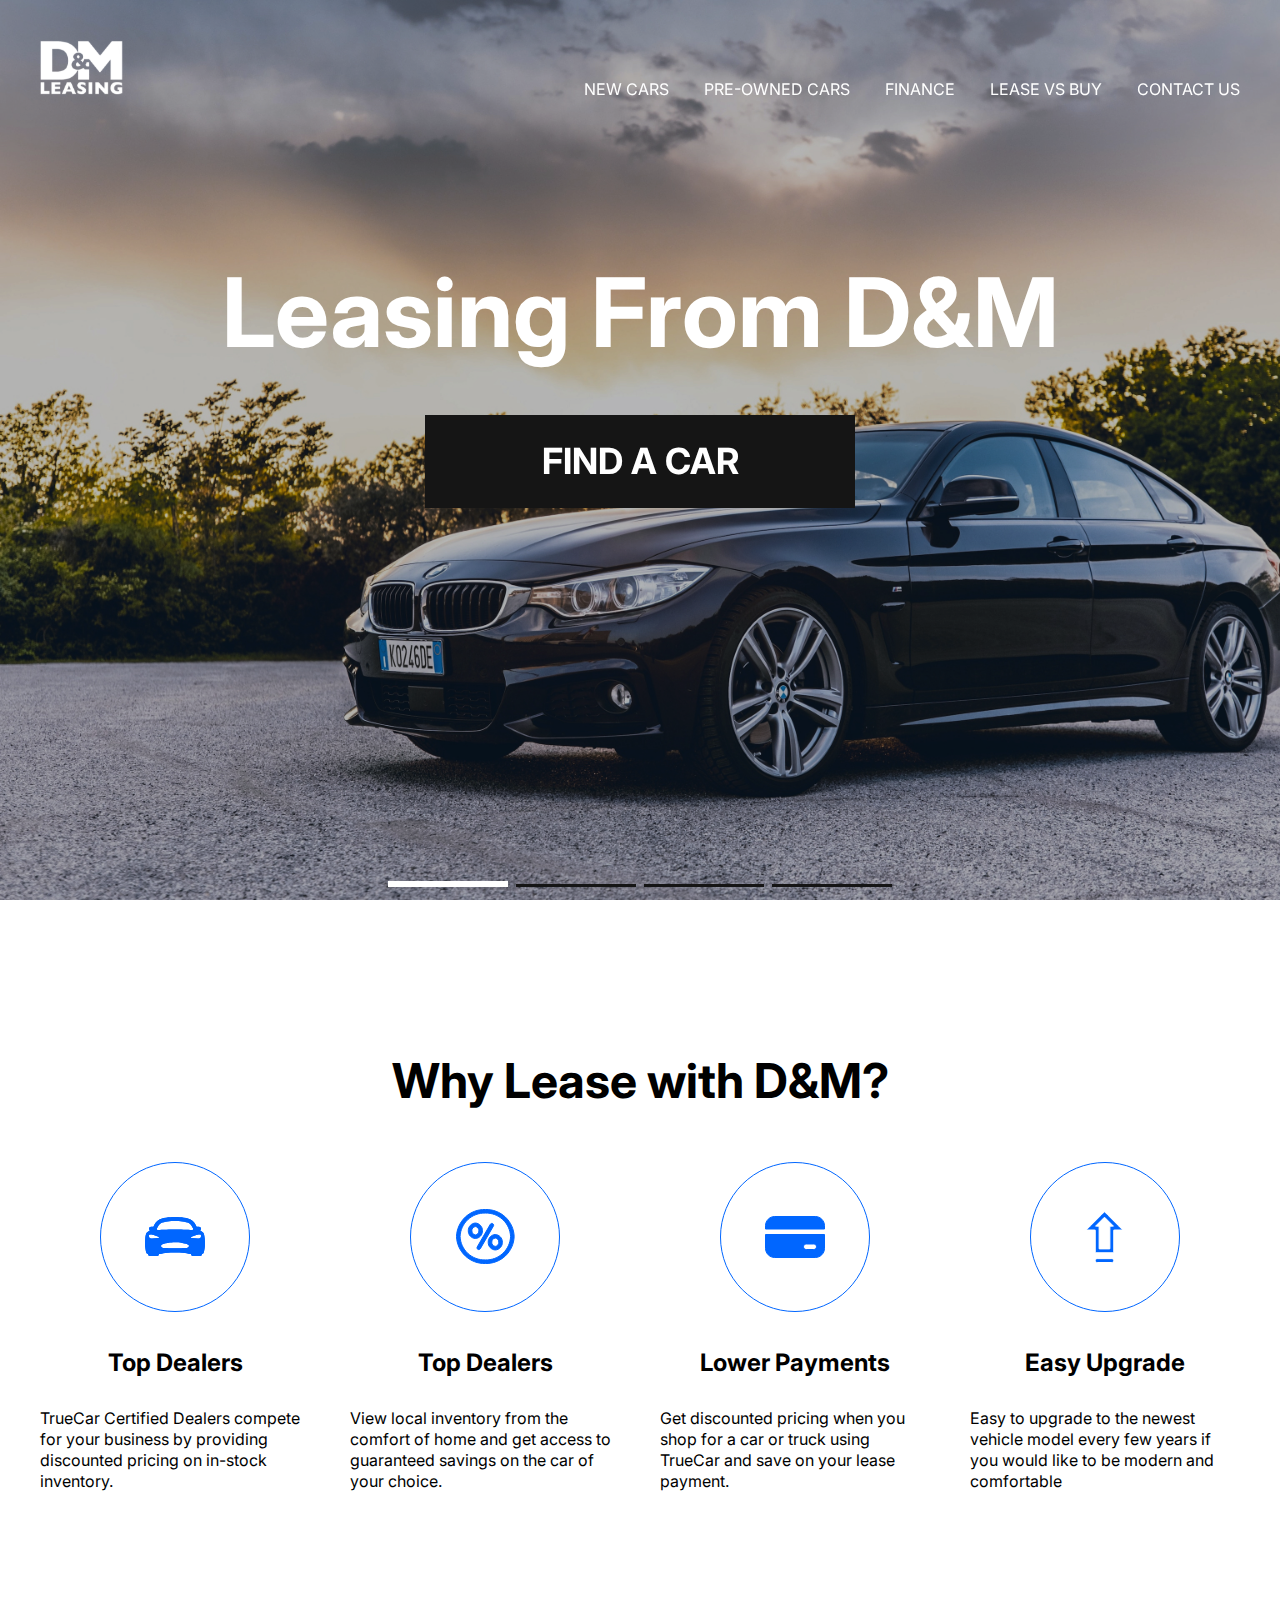
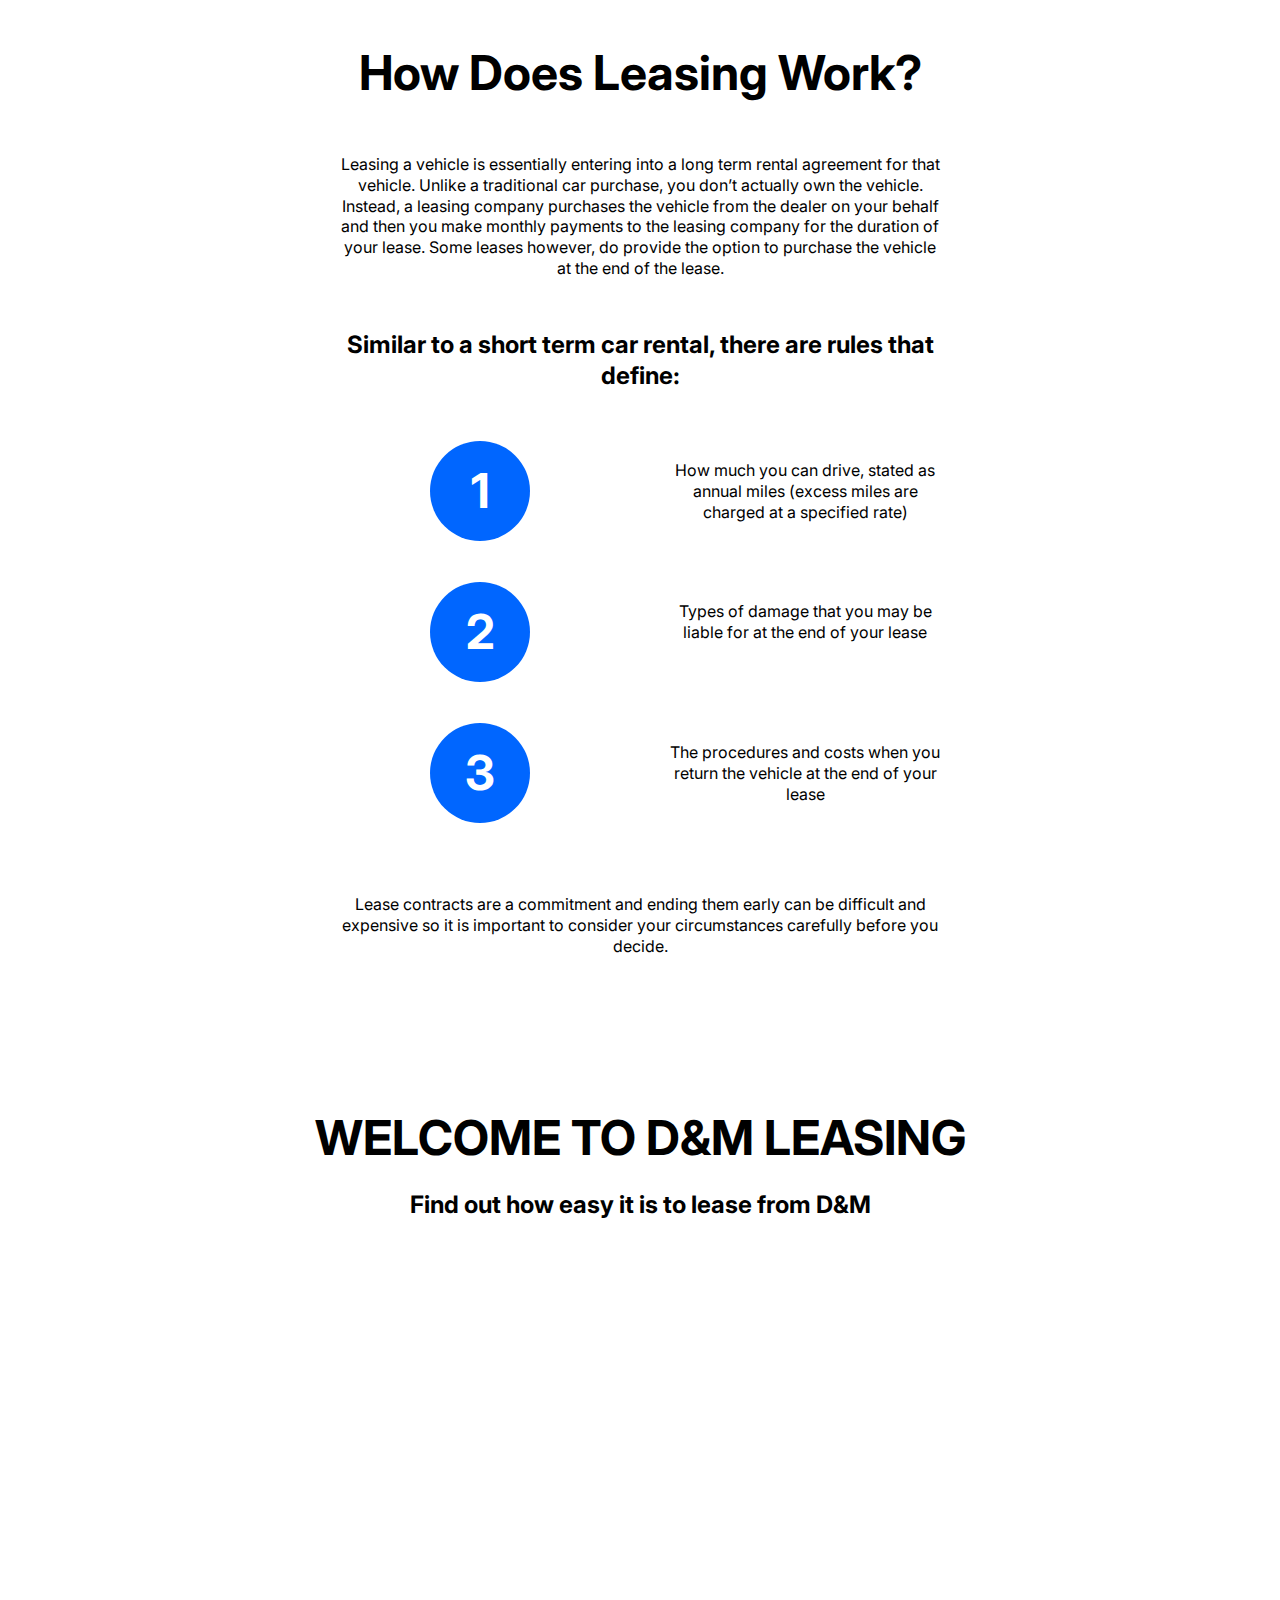
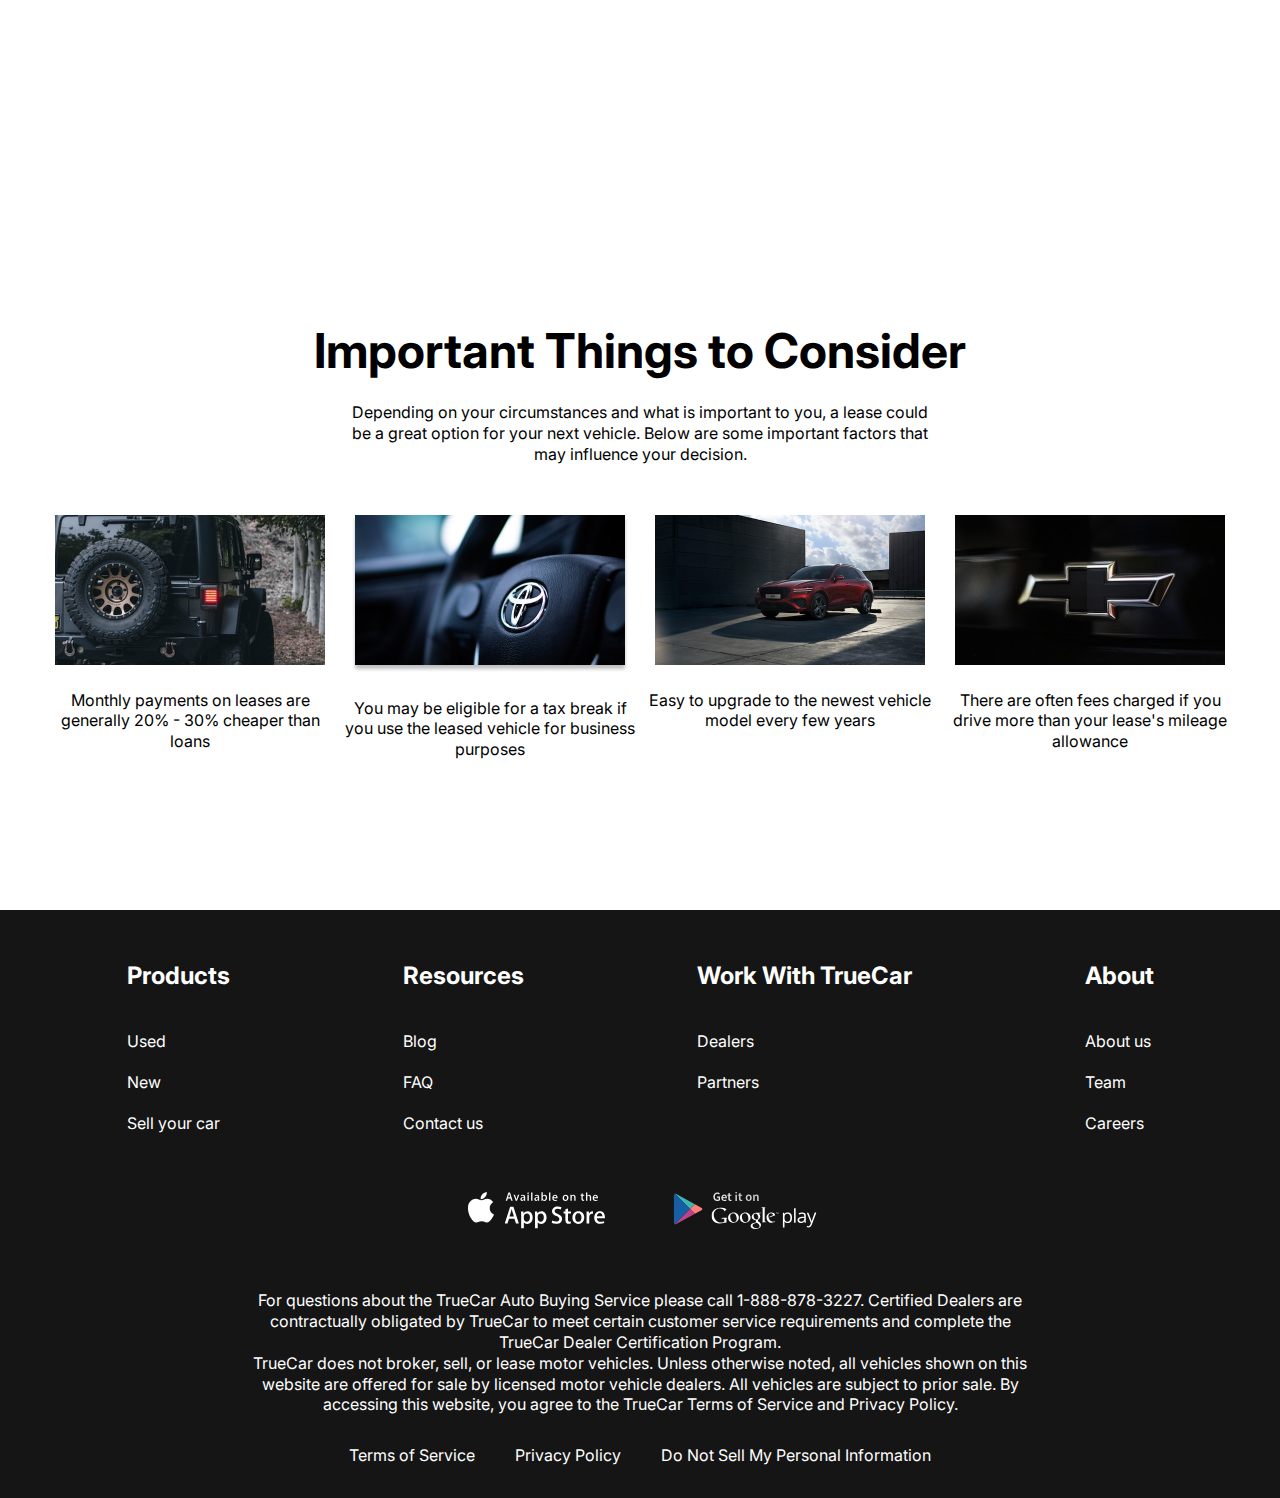
<file: view/index.html>
<!DOCTYPE html>
<html lang="en">

<head>
    <meta charset="UTF-8">
    <meta name="viewport" content="width=device-width, initial-scale=1.0">
    <title>Document</title>
    <link rel="preconnect" href="https://fonts.googleapis.com">
    <link rel="preconnect" href="https://fonts.gstatic.com" crossorigin>
    <link href="https://fonts.googleapis.com/css2?family=Inter:wght@400;700&display=swap" rel="stylesheet">
    <link rel="stylesheet" href="https://cdn.jsdelivr.net/npm/swiper@10/swiper-bundle.min.css" />
    <link rel="stylesheet" href="css\style.css">
</head>

<body>
    <div class="wrapper">
        <header class="header header-main">
            <div class="container">
                <div class="header__inner">
                    <a href="index.html" class="logo">
                        <img src="images\logo.svg" alt="">
                    </a>
                    <nav class="menu">
                        <button class="menu__btn">
                            <span></span>
                            <span></span>
                            <span></span>
                        </button>
                        <ul class="menu__list">
                            <li class="menu__list-item"><a href="new-cars.html" class="menu__list-link">NEW CARS</a></li>
                            <li class="menu__list-item"><a href="#" class="menu__list-link">PRE-OWNED CARS</a></li>
                            <li class="menu__list-item"><a href="#" class="menu__list-link">FINANCE</a></li>
                            <li class="menu__list-item"><a href="#" class="menu__list-link">LEASE VS BUY</a></li>
                            <li class="menu__list-item"><a href="contacts.html" class="menu__list-link">CONTACT US</a></li>
                        </ul>
                    </nav>
                </div>
            </div>
        </header>
        <main class="main">
            <section class="top">
                <div class="container">
                    <h1 class="title">
                        Leasing From D&M
                    </h1>
                    <a href="new-cars.html" class="top__link">FIND A CAR</a>
                </div>
            </section>
            <div class="slider">
                <div class="swiper">
                    <div class="swiper-wrapper">
                        <div class="swiper-slide" style="background-image: url(images/slide-1.jpg);"></div>
                        <div class="swiper-slide" style="background-image: url(images/slide-2.jpg);"></div>
                        <div class="swiper-slide" style="background-image: url(images/slide-1.jpg);"></div>
                        <div class="swiper-slide" style="background-image: url(images/slide-2.jpg);"></div>
                    </div>
                    <div class="swiper-pagination"></div>
                </div>
            </div>
            <section class="why-lease">
                <div class="container">
                    <h2 class="section-title">
                        Why Lease with D&M?
                    </h2>
                    <ul class="why-lease__list">
                        <li class="why-lease__item">
                            <img src="images/why-lease-1.svg" alt="" class="why-lease__item-img">
                            <h3 class="why-lease__item-title">Top Dealers</h3>
                            <p class="why-lease__item-text">TrueCar Certified Dealers compete for your business by
                                providing discounted pricing on in-stock inventory.</p>
                        </li>
                        <li class="why-lease__item">
                            <img src="images/why-lease-2.svg" alt="" class="why-lease__item-img">
                            <h3 class="why-lease__item-title">Top Dealers</h3>
                            <p class="why-lease__item-text">View local inventory from the comfort of home and get access
                                to guaranteed savings on the car of your choice.</p>
                        </li>
                        <li class="why-lease__item">
                            <img src="images/why-lease-3.svg" alt="" class="why-lease__item-img">
                            <h3 class="why-lease__item-title">Lower Payments</h3>
                            <p class="why-lease__item-text">Get discounted pricing when you shop for a car or truck
                                using TrueCar and save on your lease payment.</p>
                        </li>
                        <li class="why-lease__item">
                            <img src="images/why-lease-4.svg" alt="" class="why-lease__item-img">
                            <h3 class="why-lease__item-title">Easy Upgrade</h3>
                            <p class="why-lease__item-text">Easy to upgrade to the newest vehicle model every few years
                                if you would like to be modern and comfortable</p>
                        </li>
                    </ul>
                </div>
            </section>
            <section class="how-does">
                <div class="container">
                    <div class="how-does__inner">
                        <h2 class="section-title">
                            How Does Leasing Work?
                        </h2>
                        <p class="how-does__text">
                            Leasing a vehicle is essentially entering into a long term rental agreement for that
                            vehicle. Unlike a traditional car purchase, you don’t actually own the vehicle. Instead, a
                            leasing company purchases the vehicle from the dealer on your behalf and then you make
                            monthly payments to the leasing company for the duration of your lease. Some leases however,
                            do provide the option to purchase the vehicle at the end of the lease.
                        </p>
                        <h4 class="how__does-title">
                            Similar to a short term car rental, there are rules that define:
                        </h4>
                        <ol class="how__does-list">
                            <li class="how__does-item">
                                How much you can drive, stated as annual miles (excess miles are charged at a specified
                                rate)
                            </li>
                            <li class="how__does-item">
                                Types of damage that you may be liable for at the end of your lease
                            </li>
                            <li class="how__does-item">
                                The procedures and costs when you return the vehicle at the end of your lease
                            </li>
                        </ol>
                        <p class="how-does__text">
                            Lease contracts are a commitment and ending them early can be difficult and expensive so it
                            is important to consider your circumstances carefully before you decide.
                        </p>
                    </div>
                </div>
            </section>
            <section class="video">
                <div class="container">
                    <h2 class="section-title video__title">
                        WELCOME TO D&M LEASING
                    </h2>
                    <p class="video__text">Find out how easy it is to lease from D&M</p>
                    <iframe class="video__content" width="1000" height="500"
                        src="https://www.youtube.com/embed/iPPD-l3YVFo?controls=0" title="YouTube video player"
                        frameborder="0"
                        allow="accelerometer; autoplay; clipboard-write; encrypted-media; gyroscope; picture-in-picture; web-share"
                        allowfullscreen></iframe>
                </div>
            </section>
            <section class="important">
                <div class="container">
                    <h2 class="section-title important__title">
                        Important Things to Consider
                    </h2>
                    <p class="important__text">
                        Depending on your circumstances and what is important to you, a lease could be a great option
                        for your next vehicle. Below are some important factors that may influence your decision.
                    </p>
                    <ul class="important__list">
                        <li class="important__item">
                            <img src="images/imp-1.jpg" alt="" class="important__item-img">
                            <p class="important__item-text">
                                Monthly payments on leases are generally 20% - 30% cheaper than loans
                            </p>
                        </li>
                        <li class="important__item">
                            <img src="images/imp-2.jpg" alt="" class="important__item-img">
                            <p class="important__item-text">
                                You may be eligible for a tax break if you use the leased vehicle for business purposes
                            </p>
                        </li>
                        <li class="important__item">
                            <img src="images/imp-3.jpg" alt="" class="important__item-img">
                            <p class="important__item-text">
                                Easy to upgrade to the newest vehicle model every few years
                            </p>
                        </li>
                        <li class="important__item">
                            <img src="images/imp-4.jpg" alt="" class="important__item-img">
                            <p class="important__item-text">
                                There are often fees charged if you drive more than your lease's mileage allowance
                            </p>
                        </li>
                    </ul>
                </div>
            </section>
        </main>
        <footer class="footer">
            <div class="container">
                <nav class="footer__menu">
                    <ul class="footer_menu-list">
                        <li class="footer__menu-item">
                            <p class="footer_menu-title">Products
                            </p>
                        </li>
                        <li class="footer__menu-item"><a href="#" class="footer_menu-link">Used</a></li>
                        <li class="footer__menu-item"><a href="#" class="footer_menu-link">New</a></li>
                        <li class="footer__menu-item"><a href="#" class="footer_menu-link">Sell your car</a></li>
                    </ul>
                    <ul class="footer_menu-list">
                        <li class="footer__menu-item">
                            <p class="footer_menu-title">Resources
                            </p>
                        </li>
                        <li class="footer__menu-item"><a href="#" class="footer_menu-link">Blog</a></li>
                        <li class="footer__menu-item"><a href="#" class="footer_menu-link">FAQ</a></li>
                        <li class="footer__menu-item"><a href="#" class="footer_menu-link">Contact us</a></li>
                    </ul>
                    <ul class="footer_menu-list">
                        <li class="footer__menu-item">
                            <p class="footer_menu-title">Work With TrueCar
                            </p>
                        </li>
                        <li class="footer__menu-item"><a href="#" class="footer_menu-link">Dealers</a></li>
                        <li class="footer__menu-item"><a href="#" class="footer_menu-link">Partners</a></li>
                    </ul>
                    <ul class="footer_menu-list">
                        <li class="footer__menu-item">
                            <p class="footer_menu-title">About
                            </p>
                        </li>
                        <li class="footer__menu-item"><a href="#" class="footer_menu-link">About us</a></li>
                        <li class="footer__menu-item"><a href="#" class="footer_menu-link">Team</a></li>
                        <li class="footer__menu-item"><a href="#" class="footer_menu-link">Careers</a></li>
                    </ul>
                </nav>
                <ul class="app">
                    <li class="app__item">
                        <a href="#" class="app___item-link">
                            <img class="app__item-img" src="images\appstore.svg" alt="">
                        </a>
                    </li>
                    <li class="app__item">
                        <a href="#" class="app___item-link">
                            <img class="app__item-img" src="images\googleplay.svg" alt="">
                        </a>
                    </li>
                </ul>
                <div class="footer__copy">
                    <p class="footer__copy-text">
                        For questions about the TrueCar Auto Buying Service please call 1-888-878-3227.
                        Certified Dealers are contractually obligated by TrueCar to meet certain customer service
                        requirements and complete the TrueCar Dealer Certification Program.
                    </p>
                    <p class="footer__copy-text">
                        TrueCar does not broker, sell, or lease motor vehicles. Unless otherwise noted, all vehicles
                        shown on this website are offered for sale by licensed motor vehicle dealers. All vehicles are
                        subject to prior sale. By accessing this website, you agree to the TrueCar Terms of Service and
                        Privacy Policy.
                    </p>
                </div>
                <nav class="copy__nav">
                    <ul class="copy__nav-list">
                        <li class="copy__nav-item"><a href="#" class="copy__nav-link">Terms of Service</a></li>
                        <li class="copy__nav-item"><a href="#" class="copy__nav-link">Privacy Policy</a></li>
                        <li class="copy__nav-item"><a href="#" class="copy__nav-link">Do Not Sell My Personal
                                Information</a></li>
                    </ul>
                </nav>
            </div>
        </footer>
    </div>
    <script src="https://cdn.jsdelivr.net/npm/swiper@10/swiper-bundle.min.js"></script>
    <script src="js\main.js"></script>
</body>

</html>
</file>
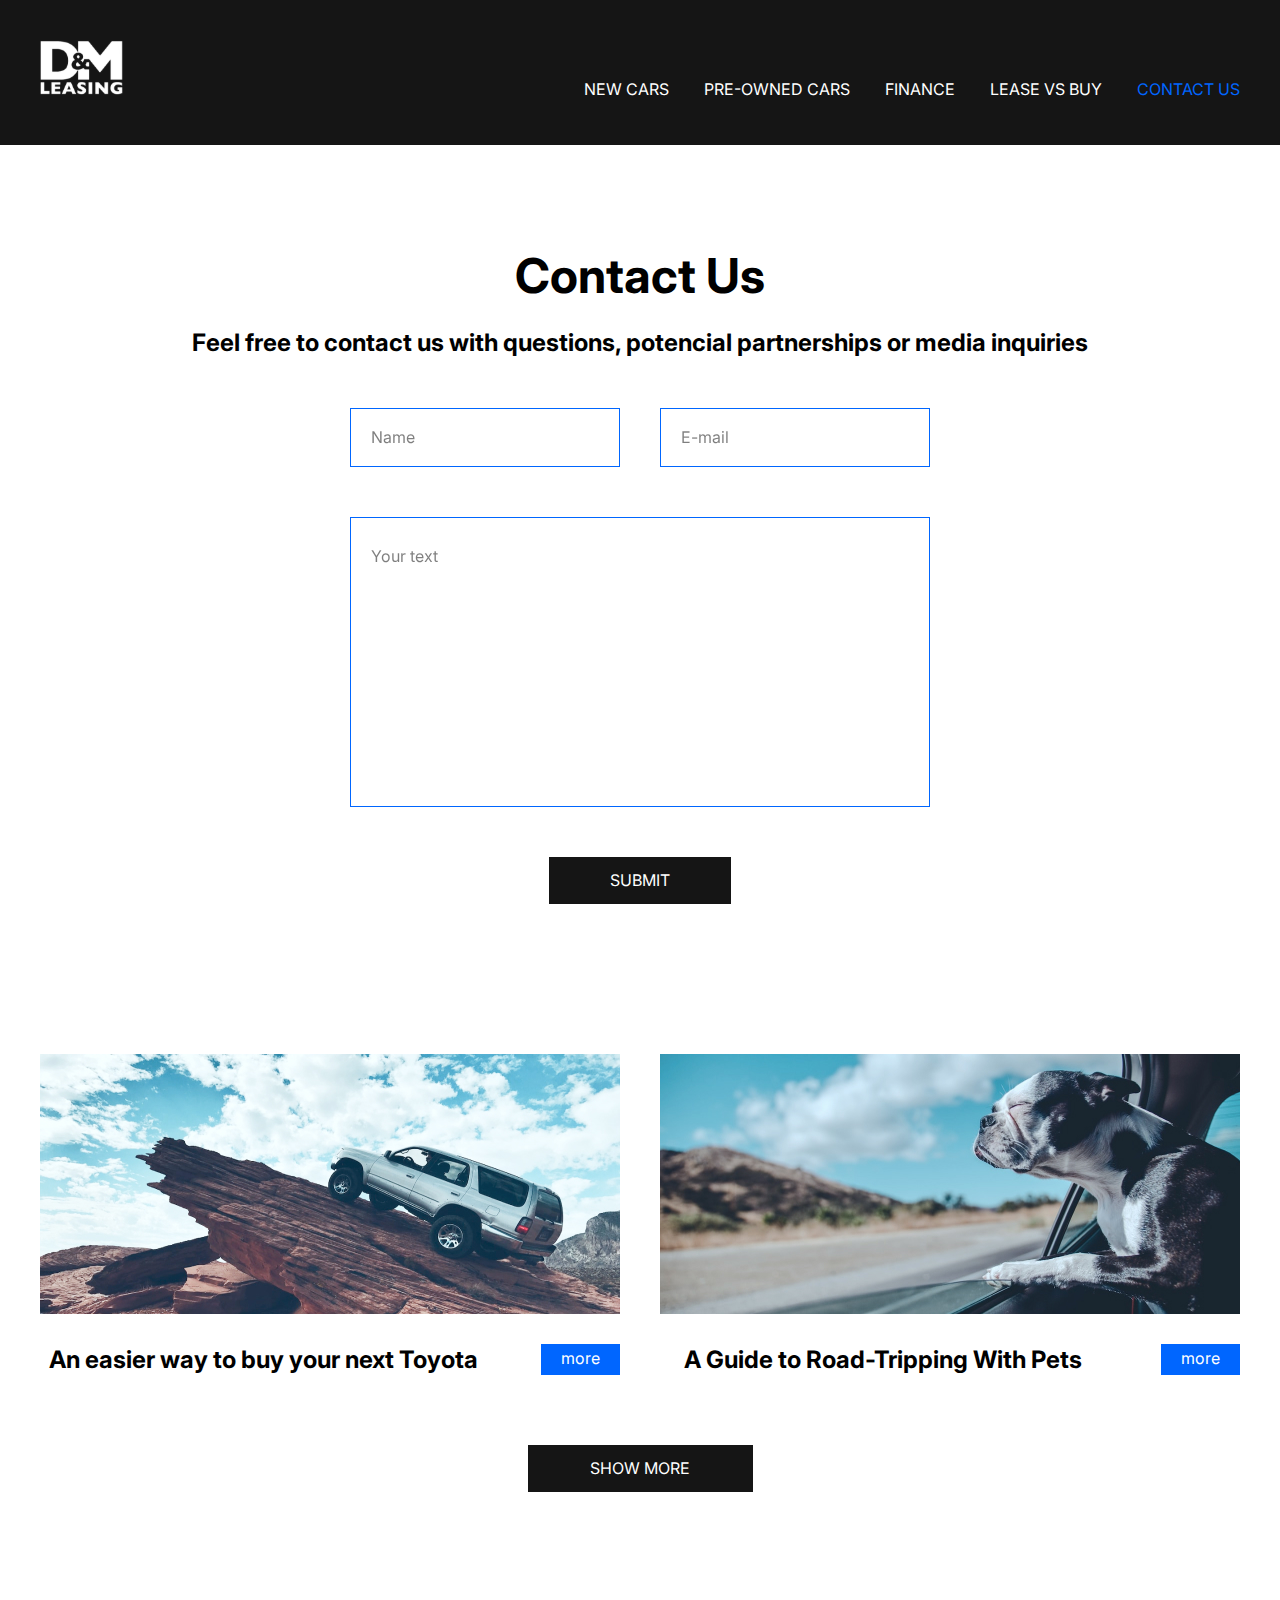
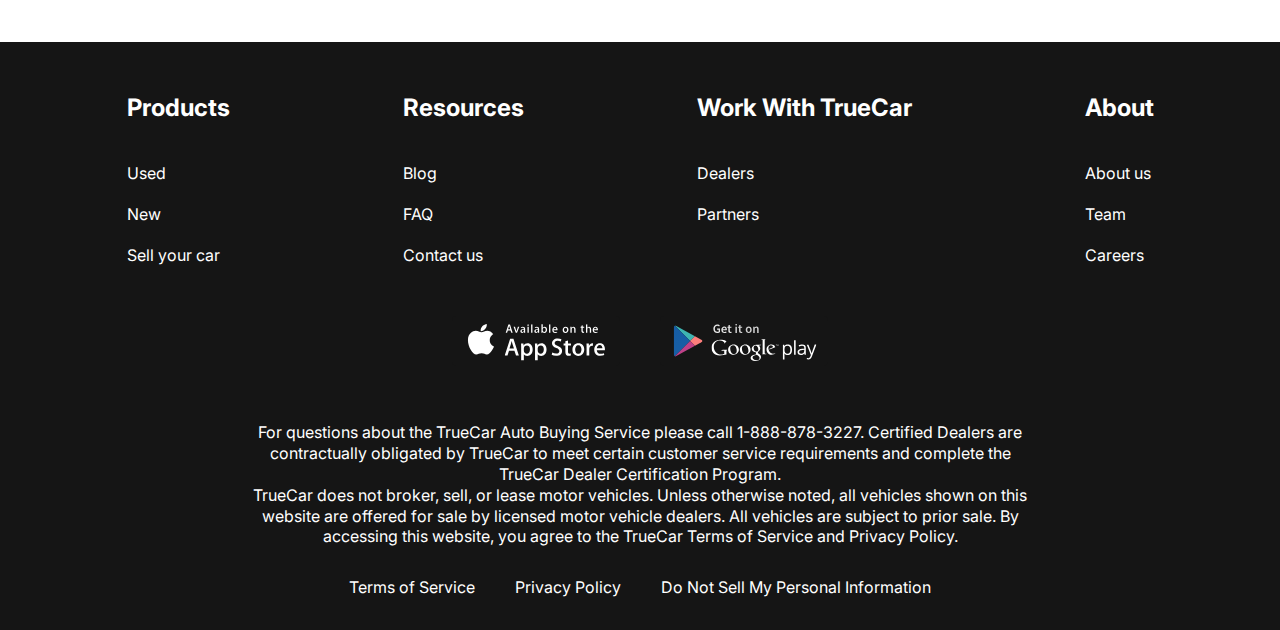
<file: view/contacts.html>
<!DOCTYPE html>
<html lang="en">

<head>
    <meta charset="UTF-8">
    <meta name="viewport" content="width=device-width, initial-scale=1.0">
    <title>Document</title>
    <link rel="preconnect" href="https://fonts.googleapis.com">
    <link rel="preconnect" href="https://fonts.gstatic.com" crossorigin>
    <link href="https://fonts.googleapis.com/css2?family=Inter:wght@400;700&display=swap" rel="stylesheet">
    <link rel="stylesheet" href="css\style.css">
</head>

<body>
    <div class="wrapper">
        <header class="header header">
            <div class="container">
                <div class="header__inner">
                    <a href="index.html" class="logo">
                        <img src="images\logo.svg" alt="">
                    </a>
                    <nav class="menu">
                        <button class="menu__btn">
                            <span></span>
                            <span></span>
                            <span></span>
                        </button>
                        <ul class="menu__list">
                            <li class="menu__list-item"><a href="new-cars.html" class="menu__list-link">NEW CARS</a></li>
                            <li class="menu__list-item"><a href="#" class="menu__list-link">PRE-OWNED CARS</a></li>
                            <li class="menu__list-item"><a href="#" class="menu__list-link">FINANCE</a></li>
                            <li class="menu__list-item"><a href="#" class="menu__list-link">LEASE VS BUY</a></li>
                            <li class="menu__list-item"><a href="#" class="menu__list-link menu__list-link--active">CONTACT US</a></li>
                        </ul>
                    </nav>
                </div>
            </div>
        </header>
        <main class="main">
            <section class="contacts">
                <div class="container">
                    <h2 class="section-title contacts__title">
                        Contact Us
                    </h2>
                    <p class="contacts__text">
                        Feel free to contact us with questions, potencial partnerships or media inquiries
                    </p>
                </div>
                <form action="" class="form">
                    <input type="text" class="form__input" placeholder="Name">
                    <input type="email" class="form__input" placeholder="E-mail">
                    <textarea class="form__textarea" placeholder="Your text"></textarea>
                    <button class="form__btn" type="submit">SUBMIT</button>
                </form>
            </section>
            <section class="blog">
                <div class="container">
                    <div class="blog__items">
                        <div class="blog__item">
                            <img src="images/blog-1.jpg" alt="" class="blog__item-img">
                            <h4 class="blog__item-title">
                                An easier way to buy your next Toyota
                            </h4>
                            <a href="" class="blog__item-link">more</a>
                        </div>
                        <div class="blog__item">
                            <img src="images/blog-2.jpg" alt="" class="blog__item-img">
                            <h4 class="blog__item-title">
                                A Guide to Road-Tripping With Pets
                            </h4>
                            <a href="" class="blog__item-link">more</a>
                        </div>
                    </div>
                    <a href="" class="showmore-link">SHOW MORE</a>
                </div>
            </section>
        </main>
        <footer class="footer">
            <div class="container">
                <nav class="footer__menu">
                    <ul class="footer_menu-list">
                        <li class="footer__menu-item">
                            <p class="footer_menu-title">Products
                            </p>
                        </li>
                        <li class="footer__menu-item"><a href="#" class="footer_menu-link">Used</a></li>
                        <li class="footer__menu-item"><a href="#" class="footer_menu-link">New</a></li>
                        <li class="footer__menu-item"><a href="#" class="footer_menu-link">Sell your car</a></li>
                    </ul>
                    <ul class="footer_menu-list">
                        <li class="footer__menu-item">
                            <p class="footer_menu-title">Resources
                            </p>
                        </li>
                        <li class="footer__menu-item"><a href="#" class="footer_menu-link">Blog</a></li>
                        <li class="footer__menu-item"><a href="#" class="footer_menu-link">FAQ</a></li>
                        <li class="footer__menu-item"><a href="#" class="footer_menu-link">Contact us</a></li>
                    </ul>
                    <ul class="footer_menu-list">
                        <li class="footer__menu-item">
                            <p class="footer_menu-title">Work With TrueCar
                            </p>
                        </li>
                        <li class="footer__menu-item"><a href="#" class="footer_menu-link">Dealers</a></li>
                        <li class="footer__menu-item"><a href="#" class="footer_menu-link">Partners</a></li>
                    </ul>
                    <ul class="footer_menu-list">
                        <li class="footer__menu-item">
                            <p class="footer_menu-title">About
                            </p>
                        </li>
                        <li class="footer__menu-item"><a href="#" class="footer_menu-link">About us</a></li>
                        <li class="footer__menu-item"><a href="#" class="footer_menu-link">Team</a></li>
                        <li class="footer__menu-item"><a href="#" class="footer_menu-link">Careers</a></li>
                    </ul>
                </nav>
                <ul class="app">
                    <li class="app__item">
                        <a href="#" class="app___item-link">
                            <img class="app__item-img" src="images\appstore.svg" alt="">
                        </a>
                    </li>
                    <li class="app__item">
                        <a href="#" class="app___item-link">
                            <img class="app__item-img" src="images\googleplay.svg" alt="">
                        </a>
                    </li>
                </ul>
                <div class="footer__copy">
                    <p class="footer__copy-text">
                        For questions about the TrueCar Auto Buying Service please call 1-888-878-3227.
                        Certified Dealers are contractually obligated by TrueCar to meet certain customer service
                        requirements and complete the TrueCar Dealer Certification Program.
                    </p>
                    <p class="footer__copy-text">
                        TrueCar does not broker, sell, or lease motor vehicles. Unless otherwise noted, all vehicles
                        shown on this website are offered for sale by licensed motor vehicle dealers. All vehicles are
                        subject to prior sale. By accessing this website, you agree to the TrueCar Terms of Service and
                        Privacy Policy.
                    </p>
                </div>
                <nav class="copy__nav">
                    <ul class="copy__nav-list">
                        <li class="copy__nav-item"><a href="#" class="copy__nav-link">Terms of Service</a></li>
                        <li class="copy__nav-item"><a href="#" class="copy__nav-link">Privacy Policy</a></li>
                        <li class="copy__nav-item"><a href="#" class="copy__nav-link">Do Not Sell My Personal
                                Information</a></li>
                    </ul>
                </nav>
            </div>
        </footer>
    </div>
    <script src="js\main.js"></script>
</body>

</html>
</file>
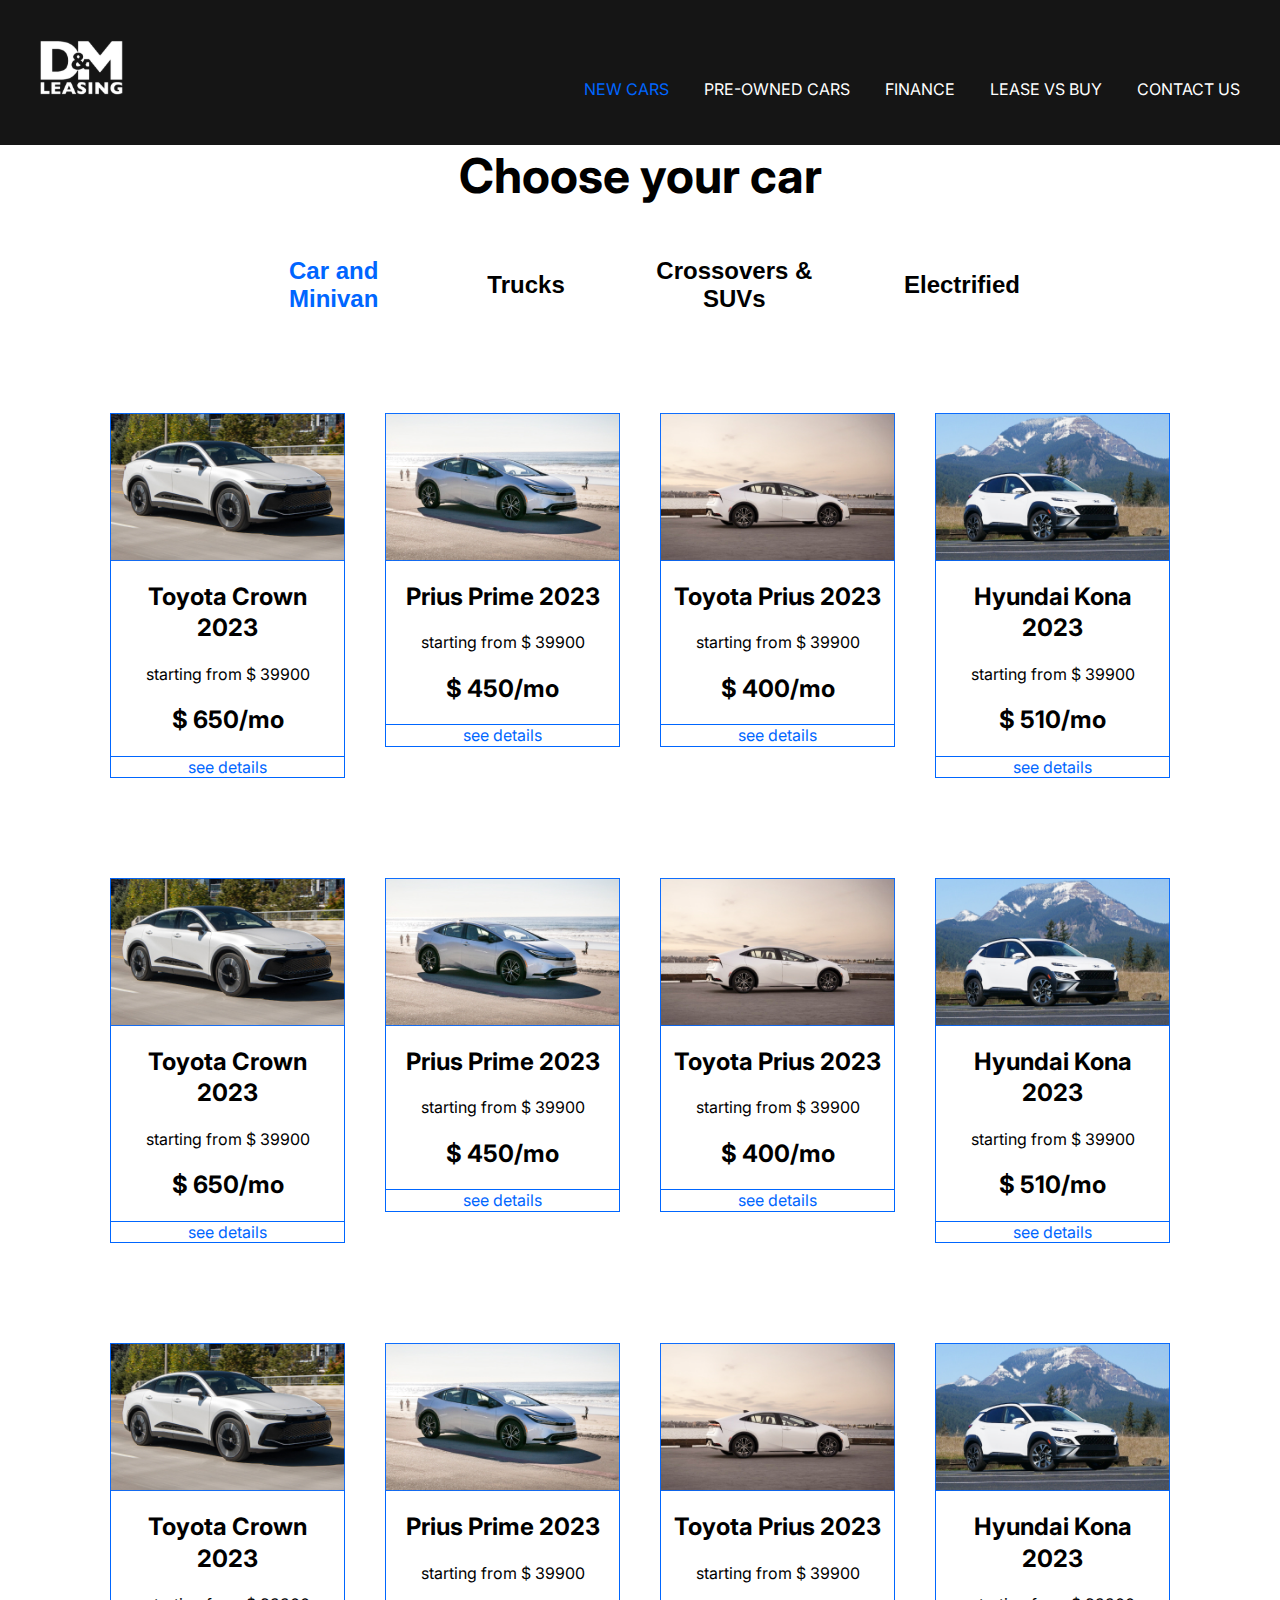
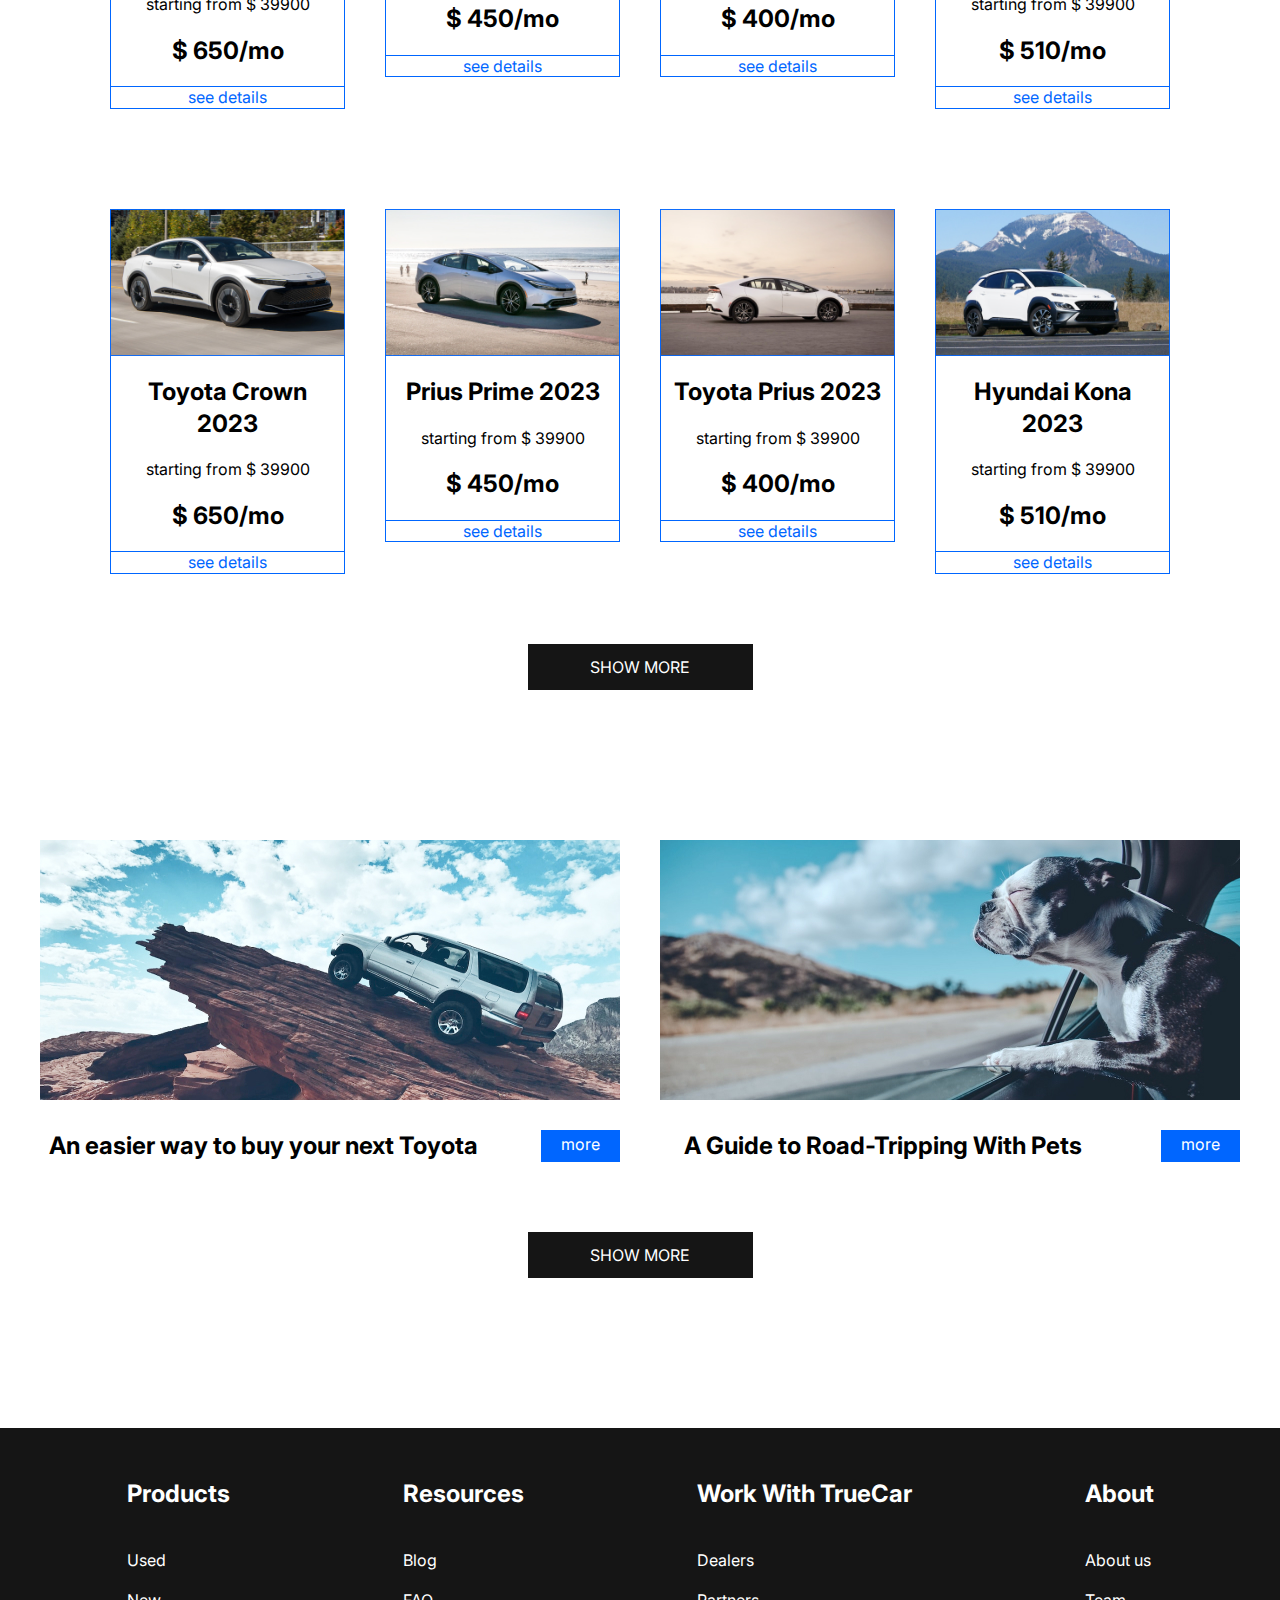
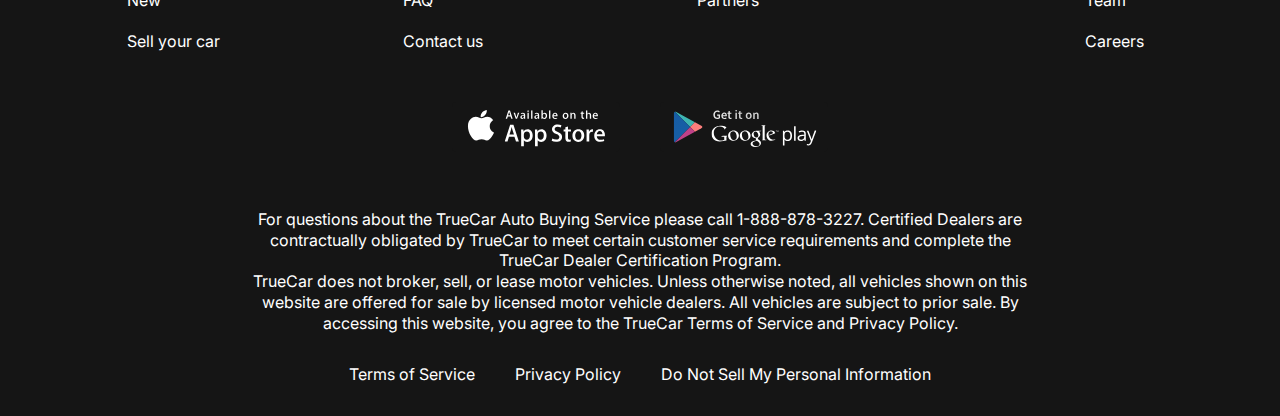
<file: view/new-cars.html>
<!DOCTYPE html>
<html lang="en">

<head>
    <meta charset="UTF-8">
    <meta name="viewport" content="width=device-width, initial-scale=1.0">
    <title>Document</title>
    <link rel="preconnect" href="https://fonts.googleapis.com">
    <link rel="preconnect" href="https://fonts.gstatic.com" crossorigin>
    <link href="https://fonts.googleapis.com/css2?family=Inter:wght@400;700&display=swap" rel="stylesheet">
    <link rel="stylesheet" href="css\style.css">
</head>

<body>
    <header class="header header">
        <div class="container">
            <div class="header__inner">
                <a href="index.html" class="logo">
                    <img src="images\logo.svg" alt="">
                </a>
                <nav class="menu">
                    <button class="menu__btn">
                        <span></span>
                        <span></span>
                        <span></span>
                    </button>
                    <ul class="menu__list">
                        <li class="menu__list-item"><a href="#" class="menu__list-link menu__list-link--active">NEW
                                CARS</a></li>
                        <li class="menu__list-item"><a href="#" class="menu__list-link">PRE-OWNED CARS</a></li>
                        <li class="menu__list-item"><a href="#" class="menu__list-link">FINANCE</a></li>
                        <li class="menu__list-item"><a href="#" class="menu__list-link">LEASE VS BUY</a></li>
                        <li class="menu__list-item"><a href="contacts.html" class="menu__list-link">CONTACT US</a></li>
                    </ul>
                </nav>
            </div>
        </div>
    </header>
    <main class="main">
        <section class="choose">
            <div class="container">
                <h2 class="section-title">
                    Choose your car
                </h2>
                <div class="tabs">
                    <div class="tabs__btn">
                        <button class="tabs__btn-item tabs__btn-item--active" data-button="content-1">
                            Car and Minivan
                        </button>
                        <button class="tabs__btn-item" data-button="content-2">
                            Trucks
                        </button>
                        <button class="tabs__btn-item" data-button="content-3">
                            Crossovers & SUVs
                        </button>
                        <button class="tabs__btn-item" data-button="content-4">
                            Electrified
                        </button>
                    </div>
                    <div class="tabs__content">
                        <div class="tabs__content-item tabs__content-item--active" id="content-1">
                            <div class="card">
                                <img src="images/card-1.jpg" alt="" class="card__img">
                                <div class="card__content">
                                    <h4 class="card__title">
                                        Toyota Crown 2023
                                    </h4>
                                    <p class="card__text">
                                        starting from $ 39900
                                    </p>
                                    <p class="card__price">
                                        $ 650/mo
                                    </p>
                                </div>
                                <a href="" class="card__link">
                                    see details
                                </a>
                            </div>
                            <div class="card">
                                <img src="images/card-2.jpg" alt="" class="card__img">
                                <div class="card__content">
                                    <h4 class="card__title">
                                        Prius Prime 2023
                                    </h4>
                                    <p class="card__text">
                                        starting from $ 39900
                                    </p>
                                    <p class="card__price">
                                        $ 450/mo
                                    </p>
                                </div>
                                <a href="" class="card__link">
                                    see details
                                </a>
                            </div>
                            <div class="card">
                                <img src="images/card-3.jpg" alt="" class="card__img">
                                <div class="card__content">
                                    <h4 class="card__title">
                                        Toyota Prius 2023
                                    </h4>
                                    <p class="card__text">
                                        starting from $ 39900
                                    </p>
                                    <p class="card__price">
                                        $ 400/mo
                                    </p>
                                </div>
                                <a href="" class="card__link">
                                    see details
                                </a>
                            </div>
                            <div class="card">
                                <img src="images/card-4.jpg" alt="" class="card__img">
                                <div class="card__content">
                                    <h4 class="card__title">
                                        Hyundai Kona 2023
                                    </h4>
                                    <p class="card__text">
                                        starting from $ 39900
                                    </p>
                                    <p class="card__price">
                                        $ 510/mo
                                    </p>
                                </div>
                                <a href="" class="card__link">
                                    see details
                                </a>
                            </div>
                            <div class="card">
                                <img src="images/card-1.jpg" alt="" class="card__img">
                                <div class="card__content">
                                    <h4 class="card__title">
                                        Toyota Crown 2023
                                    </h4>
                                    <p class="card__text">
                                        starting from $ 39900
                                    </p>
                                    <p class="card__price">
                                        $ 650/mo
                                    </p>
                                </div>
                                <a href="" class="card__link">
                                    see details
                                </a>
                            </div>
                            <div class="card">
                                <img src="images/card-2.jpg" alt="" class="card__img">
                                <div class="card__content">
                                    <h4 class="card__title">
                                        Prius Prime 2023
                                    </h4>
                                    <p class="card__text">
                                        starting from $ 39900
                                    </p>
                                    <p class="card__price">
                                        $ 450/mo
                                    </p>
                                </div>
                                <a href="" class="card__link">
                                    see details
                                </a>
                            </div>
                            <div class="card">
                                <img src="images/card-3.jpg" alt="" class="card__img">
                                <div class="card__content">
                                    <h4 class="card__title">
                                        Toyota Prius 2023
                                    </h4>
                                    <p class="card__text">
                                        starting from $ 39900
                                    </p>
                                    <p class="card__price">
                                        $ 400/mo
                                    </p>
                                </div>
                                <a href="" class="card__link">
                                    see details
                                </a>
                            </div>
                            <div class="card">
                                <img src="images/card-4.jpg" alt="" class="card__img">
                                <div class="card__content">
                                    <h4 class="card__title">
                                        Hyundai Kona 2023
                                    </h4>
                                    <p class="card__text">
                                        starting from $ 39900
                                    </p>
                                    <p class="card__price">
                                        $ 510/mo
                                    </p>
                                </div>
                                <a href="" class="card__link">
                                    see details
                                </a>
                            </div>
                            <div class="card">
                                <img src="images/card-1.jpg" alt="" class="card__img">
                                <div class="card__content">
                                    <h4 class="card__title">
                                        Toyota Crown 2023
                                    </h4>
                                    <p class="card__text">
                                        starting from $ 39900
                                    </p>
                                    <p class="card__price">
                                        $ 650/mo
                                    </p>
                                </div>
                                <a href="" class="card__link">
                                    see details
                                </a>
                            </div>
                            <div class="card">
                                <img src="images/card-2.jpg" alt="" class="card__img">
                                <div class="card__content">
                                    <h4 class="card__title">
                                        Prius Prime 2023
                                    </h4>
                                    <p class="card__text">
                                        starting from $ 39900
                                    </p>
                                    <p class="card__price">
                                        $ 450/mo
                                    </p>
                                </div>
                                <a href="" class="card__link">
                                    see details
                                </a>
                            </div>
                            <div class="card">
                                <img src="images/card-3.jpg" alt="" class="card__img">
                                <div class="card__content">
                                    <h4 class="card__title">
                                        Toyota Prius 2023
                                    </h4>
                                    <p class="card__text">
                                        starting from $ 39900
                                    </p>
                                    <p class="card__price">
                                        $ 400/mo
                                    </p>
                                </div>
                                <a href="" class="card__link">
                                    see details
                                </a>
                            </div>
                            <div class="card">
                                <img src="images/card-4.jpg" alt="" class="card__img">
                                <div class="card__content">
                                    <h4 class="card__title">
                                        Hyundai Kona 2023
                                    </h4>
                                    <p class="card__text">
                                        starting from $ 39900
                                    </p>
                                    <p class="card__price">
                                        $ 510/mo
                                    </p>
                                </div>
                                <a href="" class="card__link">
                                    see details
                                </a>
                            </div>
                            <div class="card">
                                <img src="images/card-1.jpg" alt="" class="card__img">
                                <div class="card__content">
                                    <h4 class="card__title">
                                        Toyota Crown 2023
                                    </h4>
                                    <p class="card__text">
                                        starting from $ 39900
                                    </p>
                                    <p class="card__price">
                                        $ 650/mo
                                    </p>
                                </div>
                                <a href="" class="card__link">
                                    see details
                                </a>
                            </div>
                            <div class="card">
                                <img src="images/card-2.jpg" alt="" class="card__img">
                                <div class="card__content">
                                    <h4 class="card__title">
                                        Prius Prime 2023
                                    </h4>
                                    <p class="card__text">
                                        starting from $ 39900
                                    </p>
                                    <p class="card__price">
                                        $ 450/mo
                                    </p>
                                </div>
                                <a href="" class="card__link">
                                    see details
                                </a>
                            </div>
                            <div class="card">
                                <img src="images/card-3.jpg" alt="" class="card__img">
                                <div class="card__content">
                                    <h4 class="card__title">
                                        Toyota Prius 2023
                                    </h4>
                                    <p class="card__text">
                                        starting from $ 39900
                                    </p>
                                    <p class="card__price">
                                        $ 400/mo
                                    </p>
                                </div>
                                <a href="" class="card__link">
                                    see details
                                </a>
                            </div>
                            <div class="card">
                                <img src="images/card-4.jpg" alt="" class="card__img">
                                <div class="card__content">
                                    <h4 class="card__title">
                                        Hyundai Kona 2023
                                    </h4>
                                    <p class="card__text">
                                        starting from $ 39900
                                    </p>
                                    <p class="card__price">
                                        $ 510/mo
                                    </p>
                                </div>
                                <a href="" class="card__link">
                                    see details
                                </a>
                            </div>
                            
                        </div>
                        <div class="tabs__content-item" id="content-2">2</div>
                        <div class="tabs__content-item" id="content-3">3</div>
                        <div class="tabs__content-item" id="content-4">4</div>
                    </div>
                </div>
                <a href="" class="showmore-link">SHOW MORE</a>
            </div>
        </section>
        <section class="blog">
            <div class="container">
                <div class="blog__items">
                    <div class="blog__item">
                        <img src="images/blog-1.jpg" alt="" class="blog__item-img">
                        <h4 class="blog__item-title">
                            An easier way to buy your next Toyota
                        </h4>
                        <a href="" class="blog__item-link">more</a>
                    </div>
                    <div class="blog__item">
                        <img src="images/blog-2.jpg" alt="" class="blog__item-img">
                        <h4 class="blog__item-title">
                            A Guide to Road-Tripping With Pets
                        </h4>
                        <a href="" class="blog__item-link">more</a>
                    </div>
                </div>
                <a href="" class="showmore-link">SHOW MORE</a>
            </div>
        </section>
    </main>
    <footer class="footer">
        <div class="container">
            <nav class="footer__menu">
                <ul class="footer_menu-list">
                    <li class="footer__menu-item">
                        <p class="footer_menu-title">Products
                        </p>
                    </li>
                    <li class="footer__menu-item"><a href="#" class="footer_menu-link">Used</a></li>
                    <li class="footer__menu-item"><a href="#" class="footer_menu-link">New</a></li>
                    <li class="footer__menu-item"><a href="#" class="footer_menu-link">Sell your car</a></li>
                </ul>
                <ul class="footer_menu-list">
                    <li class="footer__menu-item">
                        <p class="footer_menu-title">Resources
                        </p>
                    </li>
                    <li class="footer__menu-item"><a href="#" class="footer_menu-link">Blog</a></li>
                    <li class="footer__menu-item"><a href="#" class="footer_menu-link">FAQ</a></li>
                    <li class="footer__menu-item"><a href="#" class="footer_menu-link">Contact us</a></li>
                </ul>
                <ul class="footer_menu-list">
                    <li class="footer__menu-item">
                        <p class="footer_menu-title">Work With TrueCar
                        </p>
                    </li>
                    <li class="footer__menu-item"><a href="#" class="footer_menu-link">Dealers</a></li>
                    <li class="footer__menu-item"><a href="#" class="footer_menu-link">Partners</a></li>
                </ul>
                <ul class="footer_menu-list">
                    <li class="footer__menu-item">
                        <p class="footer_menu-title">About
                        </p>
                    </li>
                    <li class="footer__menu-item"><a href="#" class="footer_menu-link">About us</a></li>
                    <li class="footer__menu-item"><a href="#" class="footer_menu-link">Team</a></li>
                    <li class="footer__menu-item"><a href="#" class="footer_menu-link">Careers</a></li>
                </ul>
            </nav>
            <ul class="app">
                <li class="app__item">
                    <a href="#" class="app___item-link">
                        <img class="app__item-img" src="images\appstore.svg" alt="">
                    </a>
                </li>
                <li class="app__item">
                    <a href="#" class="app___item-link">
                        <img class="app__item-img" src="images\googleplay.svg" alt="">
                    </a>
                </li>
            </ul>
            <div class="footer__copy">
                <p class="footer__copy-text">
                    For questions about the TrueCar Auto Buying Service please call 1-888-878-3227.
                    Certified Dealers are contractually obligated by TrueCar to meet certain customer service
                    requirements and complete the TrueCar Dealer Certification Program.
                </p>
                <p class="footer__copy-text">
                    TrueCar does not broker, sell, or lease motor vehicles. Unless otherwise noted, all vehicles
                    shown on this website are offered for sale by licensed motor vehicle dealers. All vehicles are
                    subject to prior sale. By accessing this website, you agree to the TrueCar Terms of Service and
                    Privacy Policy.
                </p>
            </div>
            <nav class="copy__nav">
                <ul class="copy__nav-list">
                    <li class="copy__nav-item"><a href="#" class="copy__nav-link">Terms of Service</a></li>
                    <li class="copy__nav-item"><a href="#" class="copy__nav-link">Privacy Policy</a></li>
                    <li class="copy__nav-item"><a href="#" class="copy__nav-link">Do Not Sell My Personal
                            Information</a></li>
                </ul>
            </nav>
        </div>
    </footer>
    </div>
    <script src="js\main.js"></script>
</body>

</html>
</file>
